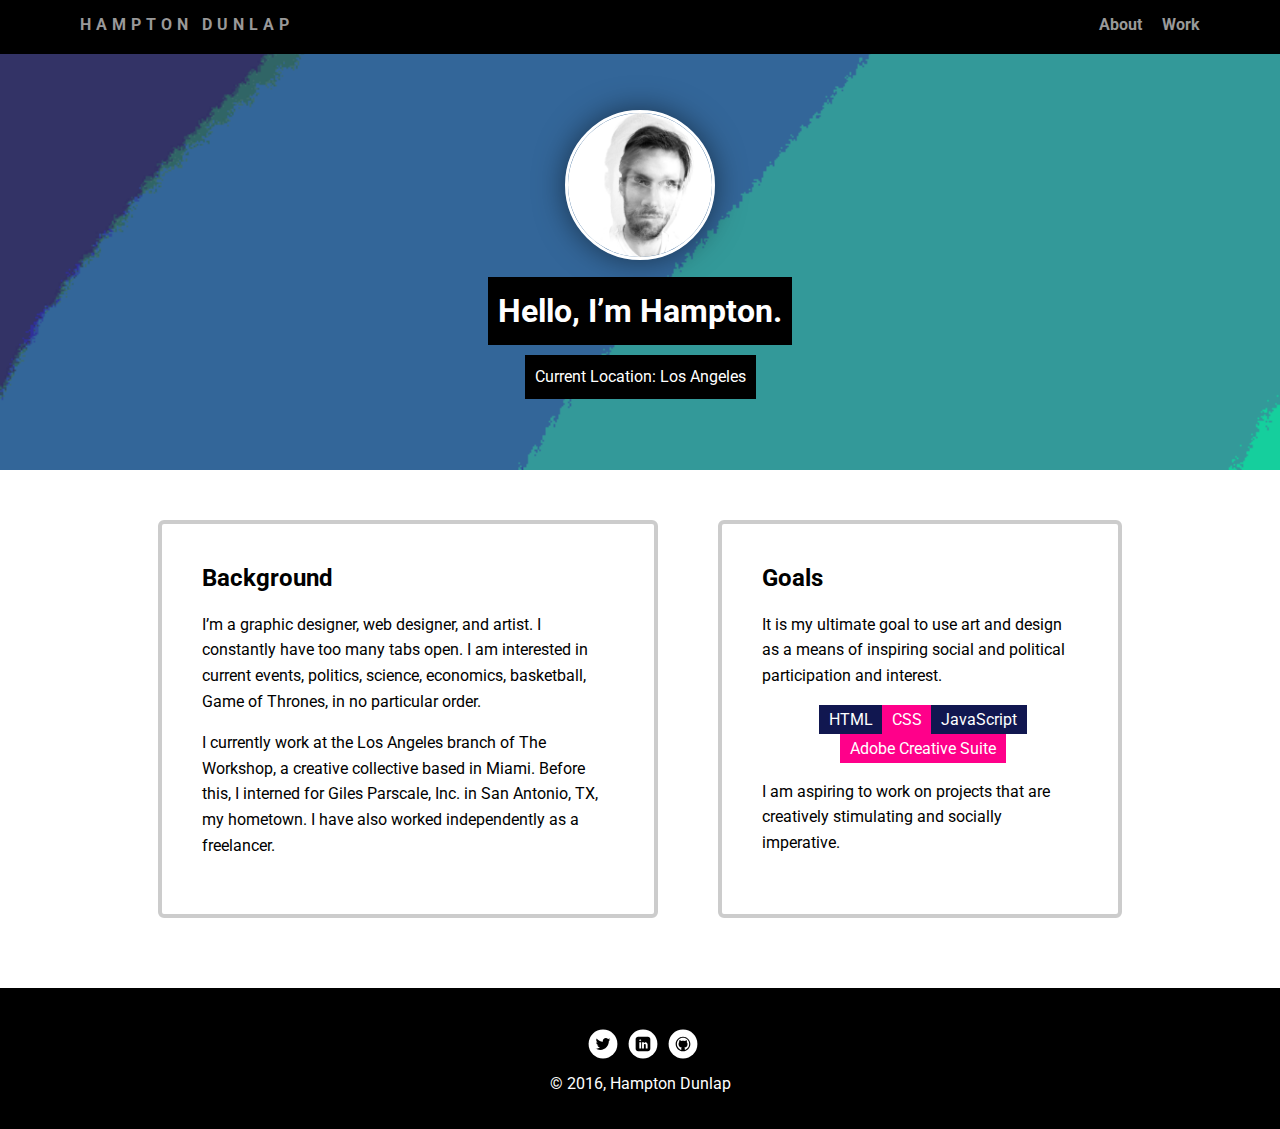
<file: index.html>
<!doctype html>
<html lang="en">
<head>
  <meta charset="utf-8">
  <title>Hampton Dunlap's Profile</title>
  <meta name="viewport" content="width=device-width, initial-scale=1.0">
  <link rel="stylesheet" href="styles.css">
  <link href="https://fonts.googleapis.com/css?family=Muli%7CRoboto:400,300,500,700,900" rel="stylesheet">
  <link rel="shortcut icon" type="image/png" href="images/favicon.png">
 </head>
  <body>

    <div class="main-nav">
        <ul class="nav">
          <li class="name"><a href="index.html">Hampton Dunlap</a></li>
          <li><a href="secondary.html">About</a></li>
          <li><a href="https://www.behance.net/hddunlap" target="_blank">Work</a></li>
        </ul>
    </div>
    <header>
      <img src="images/me.png" alt="Pic of Hampton Dunlap" class="profile-image">
      <h1 class="tag name">Hello, I’m Hampton.</h1>
      <p class="tag location">Current Location: Los Angeles</p>
    </header>

    <main class="flex" id="main-flex">
      <div class="card">
        <h2>Background</h2>
        <p>I’m a graphic designer, web designer, and artist. I constantly have too many tabs open. I am interested in current events, politics, science, economics, basketball, Game of Thrones, in no particular order.</p>
        <p>I currently work at the Los Angeles branch of The Workshop, a creative collective based in Miami. Before this, I interned for Giles Parscale, Inc. in San Antonio, TX, my hometown. I have also worked independently as a freelancer.</p>
      </div> 

      <div class="card">
        <h2>Goals</h2>
        <p>It is my ultimate goal to use art and design as a means of inspiring social and political participation and interest.</p>
        <ul class="skills">
          <li>HTML</li>
          <li>CSS</li>
          <li>JavaScript</li>
          <li>Adobe Creative Suite</li>
        </ul>
        <p>I am aspiring to work on projects that are creatively stimulating and socially imperative.</p>
      </div> 
    </main>

    <footer>
      <ul>
        <li><a href="https://twitter.com/_hddunlap" class="social twitter">Twitter</a></li>
        <li><a href="https://www.linkedin.com/in/hampton-dunlap-a104b227" class="social linkedin">LinkedIn</a></li>
        <li><a href="https://github.com/hddunlap" class="social github">Github</a></li>
      </ul>
      <p class="copyright">&copy; 2016, Hampton Dunlap</p>
    </footer>
  </body>
  </html>
</file>
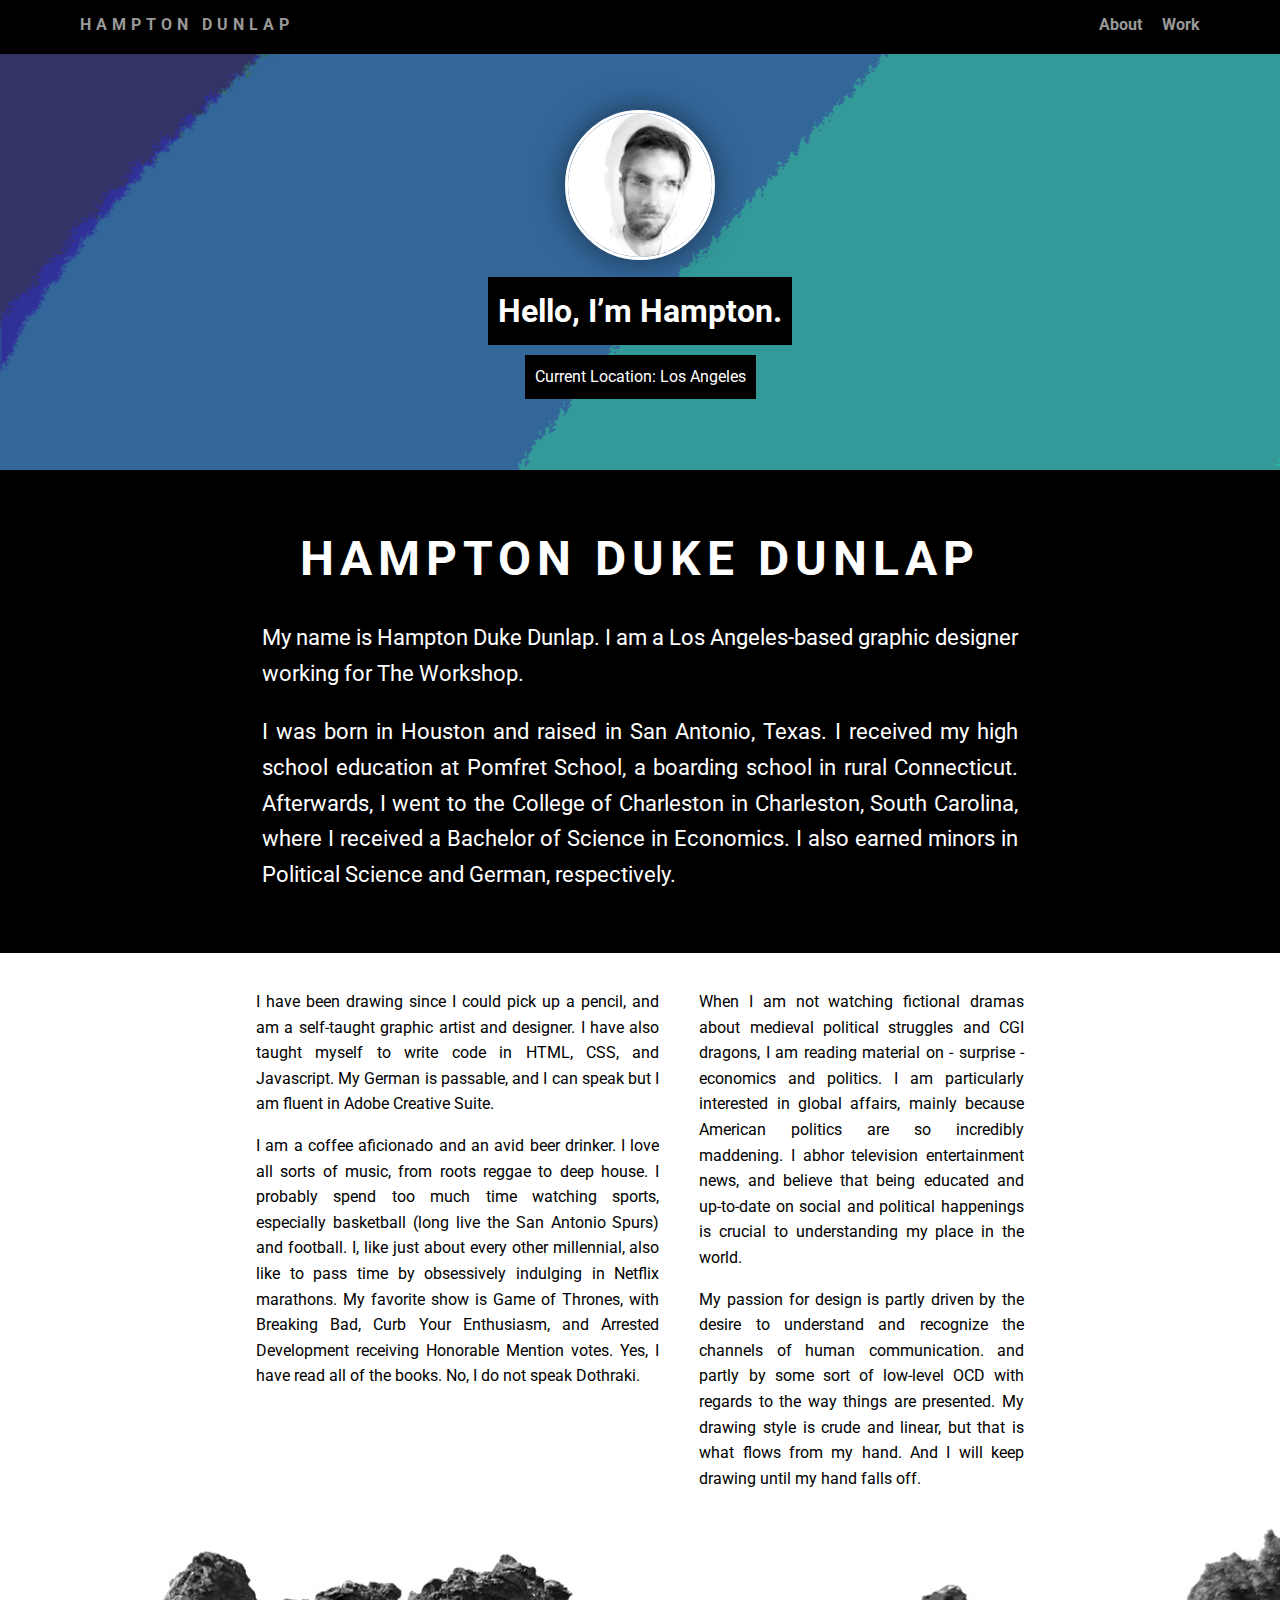
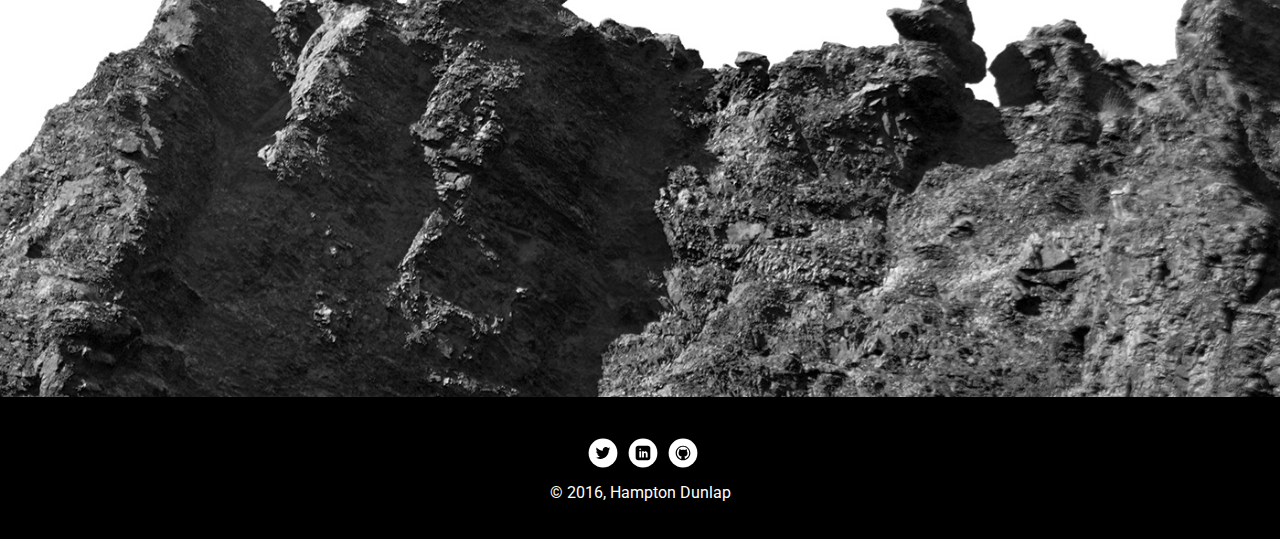
<file: secondary.html>
<!doctype html>
<html lang="en">
<head>
  <meta charset="utf-8">
  <title>Hampton Dunlap's Profile</title>
  <meta name="viewport" content="width=device-width, initial-scale=1.0">
  <link rel="stylesheet" href="styles.css">
  <link href="https://fonts.googleapis.com/css?family=Muli%7CRoboto:400,300,500,700,900" rel="stylesheet">
  <link rel="shortcut icon" type="image/png" href="images/favicon.png">
 </head>
  <body>

    <div class="main-nav">
        <ul class="nav">
          <li class="name"><a href="index.html">Hampton Dunlap</a></li>
          <li><a href="secondary.html">About</a></li>
          <li><a href="https://www.behance.net/hddunlap" target="_blank">Work</a></li>
        </ul>
    </div>
    <header>
      <a href="https://www.behance.net/hddunlap" target="_blank"><img src="images/me.png" alt="Pic of Hampton Dunlap" class="profile-image"></a>
      <h1 class="tag name">Hello, I’m Hampton.</h1>
      <p class="tag location">Current Location: Los Angeles</p>
    </header>
    <div class="about-wrapper">
      <div class="about-container"> 
        <h1>Hampton Duke Dunlap</h1>
        <div class="col-1">
          <p>My name is Hampton Duke Dunlap. I am a Los Angeles-based graphic designer working for The Workshop.</p>
        </div>
        <div class="col-2">
          <p>I was born in Houston and raised in San Antonio, Texas. I received my high school education at Pomfret School, a boarding school in rural Connecticut. Afterwards, I went to the College of Charleston in Charleston, South Carolina, where I received a Bachelor of Science in Economics. I also earned minors in Political Science and German, respectively.</p>
        </div> 
      </div>
    </div>
    <main class="flex">
      <div class="col-3">
        <p>I have been drawing since I could pick up a pencil, and am a self-taught graphic artist and designer. I have also taught myself to write code in HTML, CSS, and Javascript. My German is passable, and I can speak  but I am fluent in Adobe Creative Suite.</p>
        <p>I am a coffee aficionado and an avid beer drinker. I love all sorts of music, from roots reggae to deep house. I probably spend too much time watching sports, especially basketball (long live the San Antonio Spurs) and football. I, like just about every other millennial, also like to pass time by obsessively indulging in Netflix marathons. My favorite show is Game of Thrones, with Breaking Bad, Curb Your Enthusiasm, and Arrested Development receiving Honorable Mention votes. Yes, I have read all of the books. No, I do not speak Dothraki.</p>
      </div>
      <div class="col-4">
        <p>When I am not watching fictional dramas about medieval political struggles and CGI dragons, I am reading material on - surprise - economics and politics. I am particularly interested in global affairs, mainly because American politics are so incredibly maddening. I abhor television entertainment news, and believe that being educated and up-to-date on social and political happenings is crucial to understanding my place in the world.</p>
        <p>My passion for design is partly driven by the desire to understand and recognize the channels of human communication. and partly by some sort of low-level OCD with regards to the way things are presented. My drawing style is crude and linear, but that is what flows from my hand. And I will keep drawing until my hand falls off.</p>
      </div>
    </main>
    <div class="pic-wrapper">
    </div>
    <footer>
      <ul>
        <li><a href="https://twitter.com/_hddunlap" class="social twitter">Twitter</a></li>
        <li><a href="https://www.linkedin.com/in/hampton-dunlap-a104b227" class="social linkedin">LinkedIn</a></li>
        <li><a href="https://github.com/hddunlap" class="social github">Github</a></li>
      </ul>
      <p class="copyright">&copy; 2016, Hampton Dunlap</p>
    </footer>
  </body>
  </html>
</file>
<file: styles.css>
/* Global Layout Set-up */
* { 
  box-sizing: border-box;
}

body {
  margin: 0;
  padding: 0;
  text-align: center;
  font-family: 'Roboto', sans-serif;
  color: #000;
  background: #fff;
}
/* Link Styles */

a {
  text-decoration: none;
  color: #999;
}
a:hover {
  color: #6633ff;
}

/* Section Styles */

.main-nav {
  width: 100%;
  background: black;
  min-height: 30px;
  padding: 10px;
  position: fixed;
  text-align: center;
}
.nav {
  display: flex;
  justify-content: space-around;
  font-weight: 700;
  list-style-type: none;
  margin: 0 auto;
  padding: 0;
}

.nav .name {
    display: block;
    margin-right: auto;
    color: white;
    letter-spacing: 5px;
    text-transform: uppercase;
}
.nav li {
  padding: 5px 10px 10px 10px;
}
.nav a {
  transition: all .5s;
}
.nav a:hover {
  color: white
}

header {
  height: 415px;
  width: 100%;
  text-align: center;
  background: url('images/color.gif') no-repeat top center ;
  background-size: cover;
  overflow: hidden;
  padding-top: 60px;

}
header {
  line-height: 1.5;
}

header .profile-image {
  margin-top: 50px;
  width: 150px;
  height: 150px;
  border-radius: 50%;
  border: 3px solid #fff;
  box-shadow:  0 0  30px rgba(0,0,0,.5);
  transition: all .5s;
}
header .profile-image:hover {
  transform: rotate(360deg);
}
header .profile-image:active {
  transform: scale(1.5);
}
.container {
  background-color: #fff;
  padding: 20px 10px;
  margin: 20px;
  border-radius: 6px;
  border-bottom: 4px solid #ccc;
}
.about-wrapper {
    width: 100%;
    min-height: 300px;
    color: #fff;
    background-color: #000;
    padding: 20px 10px;
    text-align: justify;
}
.about-wrapper:not(:first-child) {
  text-align: justify;
}
.about-wrapper:first-child {
  text-align: center;
}

.about-container {
  width: 90%;
  margin: 0 auto;
}
.about-container h1 {
  margin-top: 40px;
  font-size: 3em;
  text-transform: uppercase;
  line-height: 1.2em;
  letter-spacing: 6px;
  text-align: center;
}

.flex {
  width: 90%;
  margin: 40px auto;
  text-align: justify;
}

.tag {
  background-color: #000;
  color: #fff;
  padding: 10px;;
  display: table;
  margin: 10px auto;
} 
.location {
  background-color: #000;
  color: #fff;
}
.card {
  padding: 10px 20px;
  margin-bottom: 20px;
  max-width: 500px;
  text-align: left;
  background: #fff;
  border: 4px solid #ccc;
  border-radius: 6px;
  transition: all .5s;
}
.card:hover,
.container:hover {
  border-color: #ff008a;
}

.pic-wrapper {
  width: 100%;
  height: 800px;
  margin: 0 auto;
  background: url('./images/uneven.jpg') no-repeat center center;
  background-size: cover;
  margin-top: -350px;
}

ul.skills {
  padding: 0;
  text-align: center;
}

.skills li {
  display: inline-block;
  background: #ff008a;
  color: white;
  padding: 5px 10px;
  margin-right: -5px;
  transition: all .5s;

}

.skills li:nth-child(odd) {
  background: #111750;
}



footer {
  width: 100%;
  min-height: 30px;
  padding: 30px 0 20px;
  border: dotted 1px #000;
  background-color: #000;
  color: #fff;
}

footer .copyright {
  top: -8px;
  font-size: .75em;
}

footer ul {
  list-style-type: none;
  margin: 0;
  padding: 0;
}

footer ul li {
  display: inline-block;
}

a.social {
  display: inline-block;
  text-indent: -9999px;
  margin-left: 5px;
  width: 30px;
  height: 30px;
  background-size: 30px 30px;
  opacity: 1;
  transition: all .5s;
}
a.twitter {
  background-image: url(images/twitter.svg);
}
a.linkedin {
  background-image: url(images/linkedin.svg);
}
a.github {
  background-image: url(images/github.svg);
}
a.social:hover {
  opacity: .5;
}
.clearfix {
  clear: both;
}

/* Styles for larger screens */
@media screen and (min-width: 960px) {
  


  #main-flex {
    width: 80%;
  }
  .card {
    margin: 30px;
    padding: 20px 40px 40px;
  }

  .flex {
      display: -ms-flexbox;      /* TWEENER - IE 10 */
      display: flex; 
      width: 60%;
      -ms-flex-pack: distribute;
      justify-content: space-around;
      margin: 0 auto;
      padding-bottom: 40px; 
  }

  .container {
    text-align: left;
    padding: 40px;
    width: 70%;
  }

  header {
    min-height: 470px;
  }

  .nav {
    max-width: 1200px;
    padding: 0 30px;
  }


  main {
    padding-top: 20px;
  }

  main p {
    line-height: 1.6em;
  }

  footer {
    font-size: 1.3em;
    margin: 0 auto;
    padding-top: 40px; 
  }
.about-container {
  width: 60%;
  margin: 40px auto;
}
.col-1,
.col-2 {
  text-align: justify;
  font-size: 1.4em;
  line-height: 1.6em;
}

.col-3 {
  padding-right: 20px;
}
.col-4 {
  padding-left: 20px;
}

.col-3,
.col-4 {
  text-align: justify;
}

}

@media screen and (min-width: 720px) and (max-width: 960px) {
  
  .about-container {
    width: 80%;
    padding: 0;
  }

  #main-flex {
    width: 80%;
  }

  .flex{
    width: 80%;
    display: block;
  }

  .col-3,
  .col-4 {
    padding: 0;
  }

}
</file>
